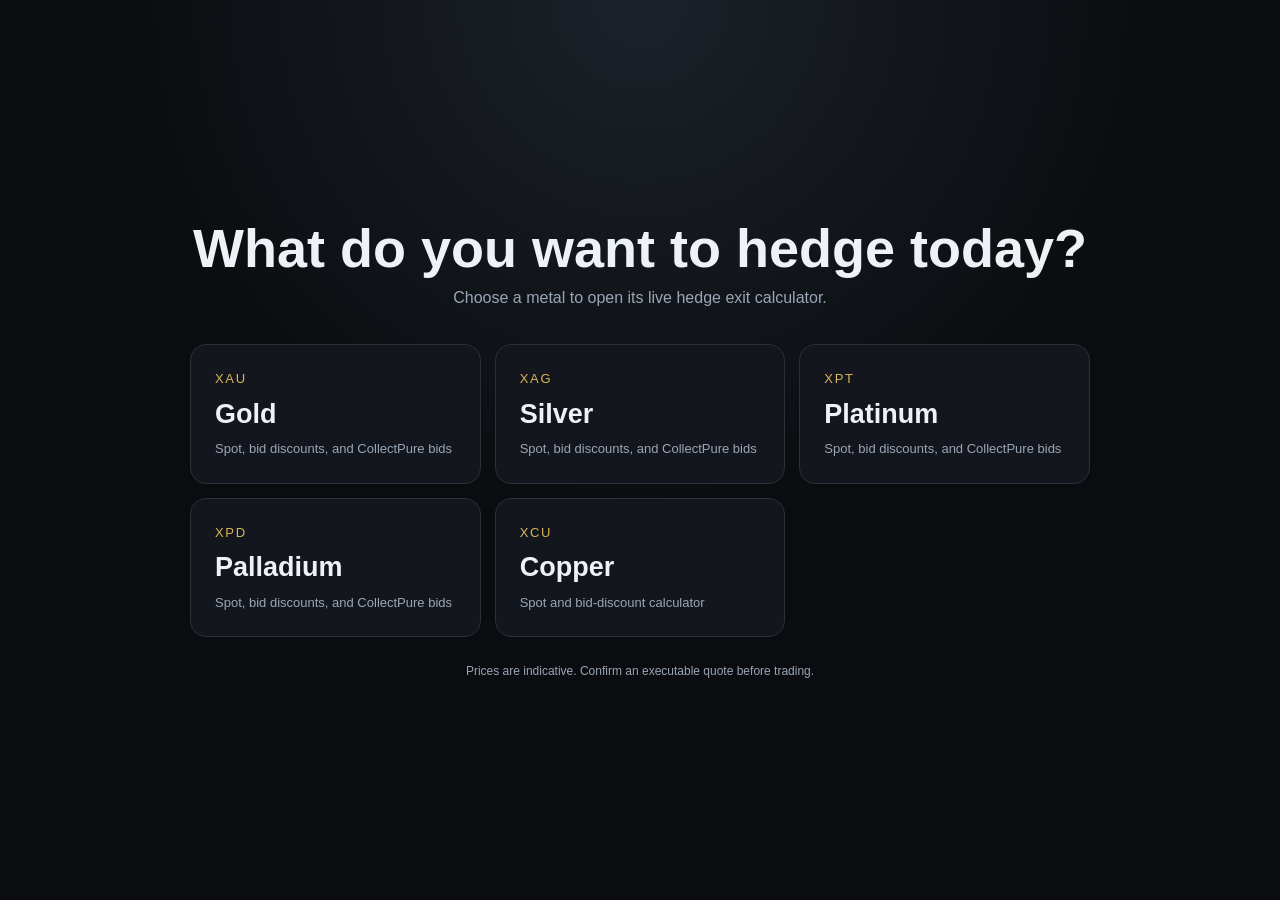
<file: index.html>
<!doctype html>
<html lang="en">
<head>
  <meta charset="utf-8"><meta name="viewport" content="width=device-width,initial-scale=1">
  <title>Hedge Calculator</title>
  <style>
    :root{--bg:#0a0c0f;--panel:#13171d;--line:#28303b;--text:#edf2f7;--muted:#9aa6b6;--accent:#d9b45b}*{box-sizing:border-box}body{margin:0;min-height:100vh;display:grid;place-items:center;padding:24px;background:radial-gradient(circle at 50% 0,#1c222a 0,var(--bg) 48%);color:var(--text);font:16px/1.5 ui-sans-serif,-apple-system,BlinkMacSystemFont,"Segoe UI",sans-serif}.wrap{width:min(900px,100%)}h1{font-size:clamp(30px,6vw,54px);line-height:1.05;text-align:center;margin:0 0 10px}p{color:var(--muted);text-align:center;margin:0 0 34px}.grid{display:grid;grid-template-columns:repeat(auto-fit,minmax(220px,1fr));gap:14px}.metal{display:block;text-decoration:none;color:inherit;background:var(--panel);border:1px solid var(--line);border-radius:16px;padding:24px;transition:transform .16s,border-color .16s,background .16s}.metal:hover,.metal:focus{transform:translateY(-3px);border-color:var(--accent);background:#1a2028}.symbol{color:var(--accent);font-size:13px;letter-spacing:.13em;text-transform:uppercase}.name{font-size:27px;font-weight:650;margin:5px 0}.hint{font-size:13px;color:var(--muted)}footer{margin-top:25px;text-align:center;color:var(--muted);font-size:12px}
  </style>
</head>
<body><main class="wrap"><h1>What do you want to hedge today?</h1><p>Choose a metal to open its live hedge exit calculator.</p><section class="grid" aria-label="Choose a metal">
  <a class="metal" href="gold.html"><div class="symbol">XAU</div><div class="name">Gold</div><div class="hint">Spot, bid discounts, and CollectPure bids</div></a>
  <a class="metal" href="silver.html"><div class="symbol">XAG</div><div class="name">Silver</div><div class="hint">Spot, bid discounts, and CollectPure bids</div></a>
  <a class="metal" href="platinum.html"><div class="symbol">XPT</div><div class="name">Platinum</div><div class="hint">Spot, bid discounts, and CollectPure bids</div></a>
  <a class="metal" href="palladium.html"><div class="symbol">XPD</div><div class="name">Palladium</div><div class="hint">Spot, bid discounts, and CollectPure bids</div></a>
  <a class="metal" href="copper.html"><div class="symbol">XCU</div><div class="name">Copper</div><div class="hint">Spot and bid-discount calculator</div></a>
</section><footer>Prices are indicative. Confirm an executable quote before trading.</footer></main></body></html>
</file>
